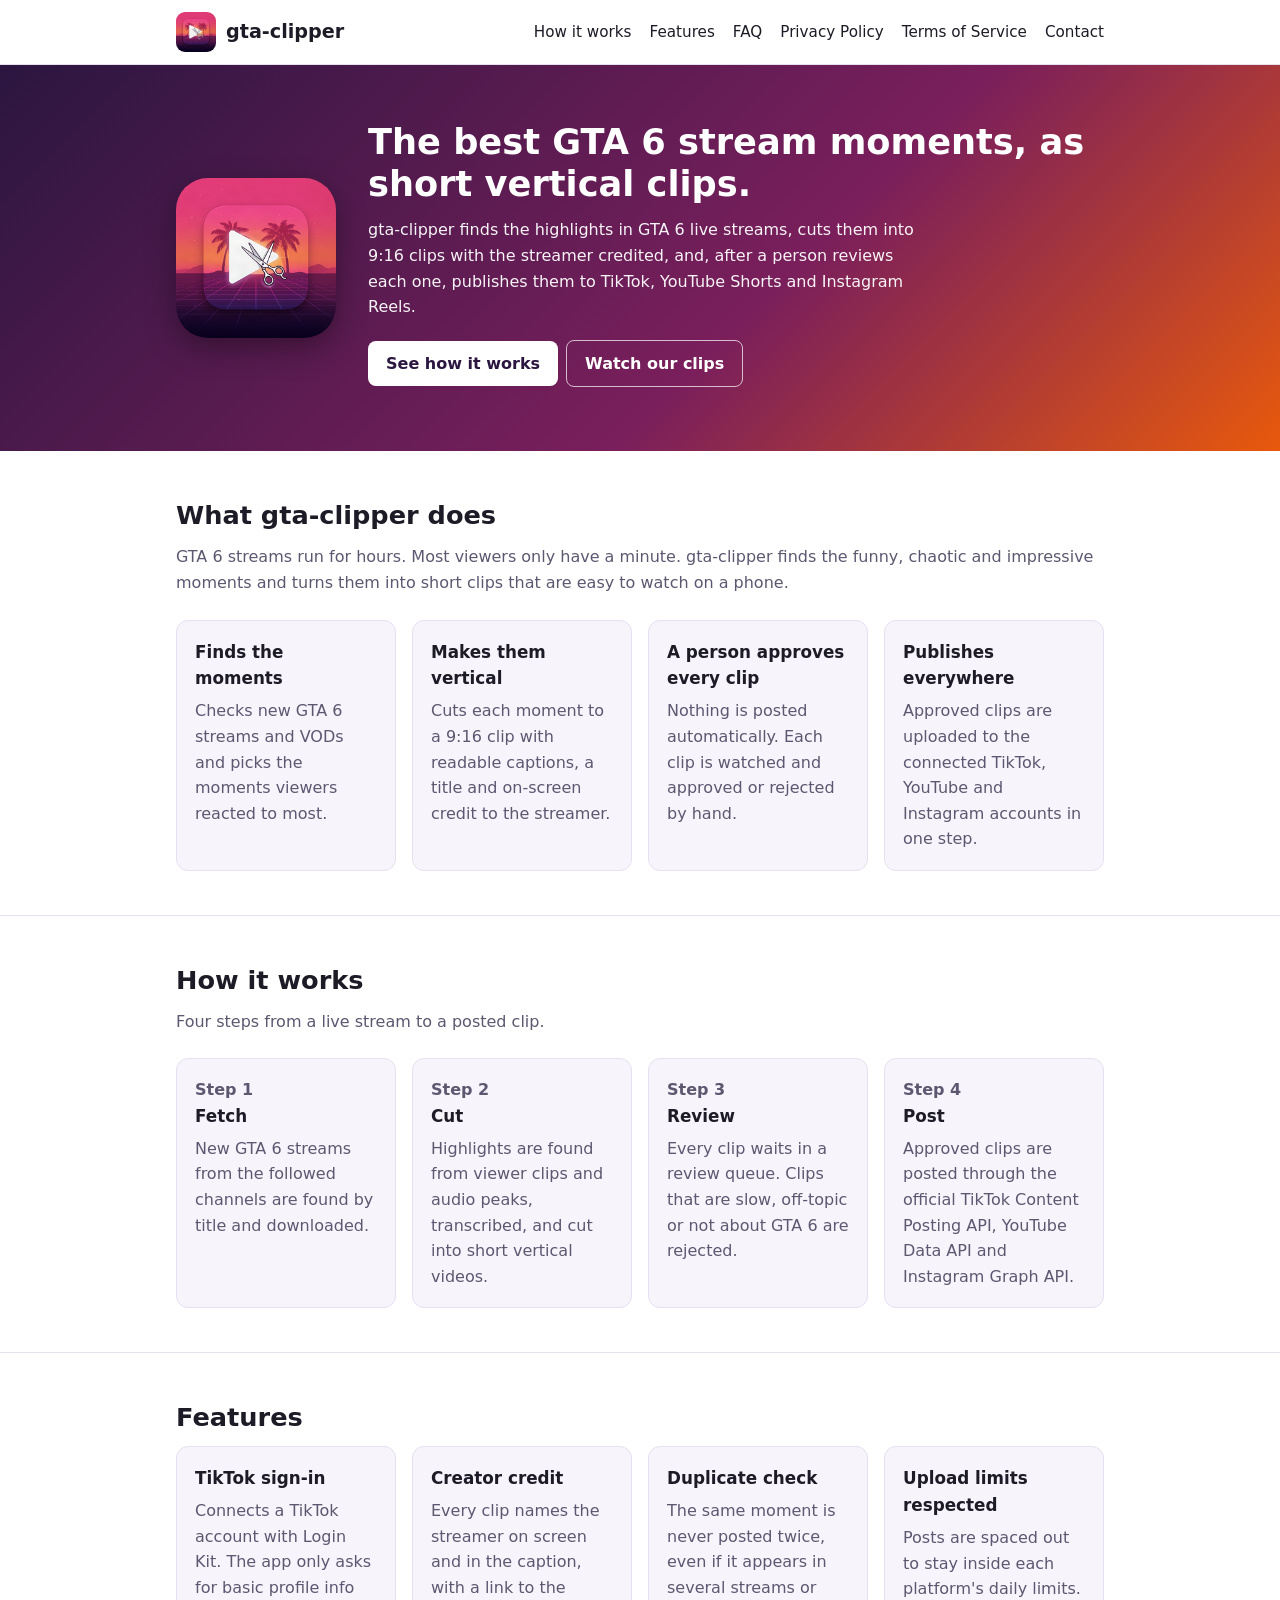
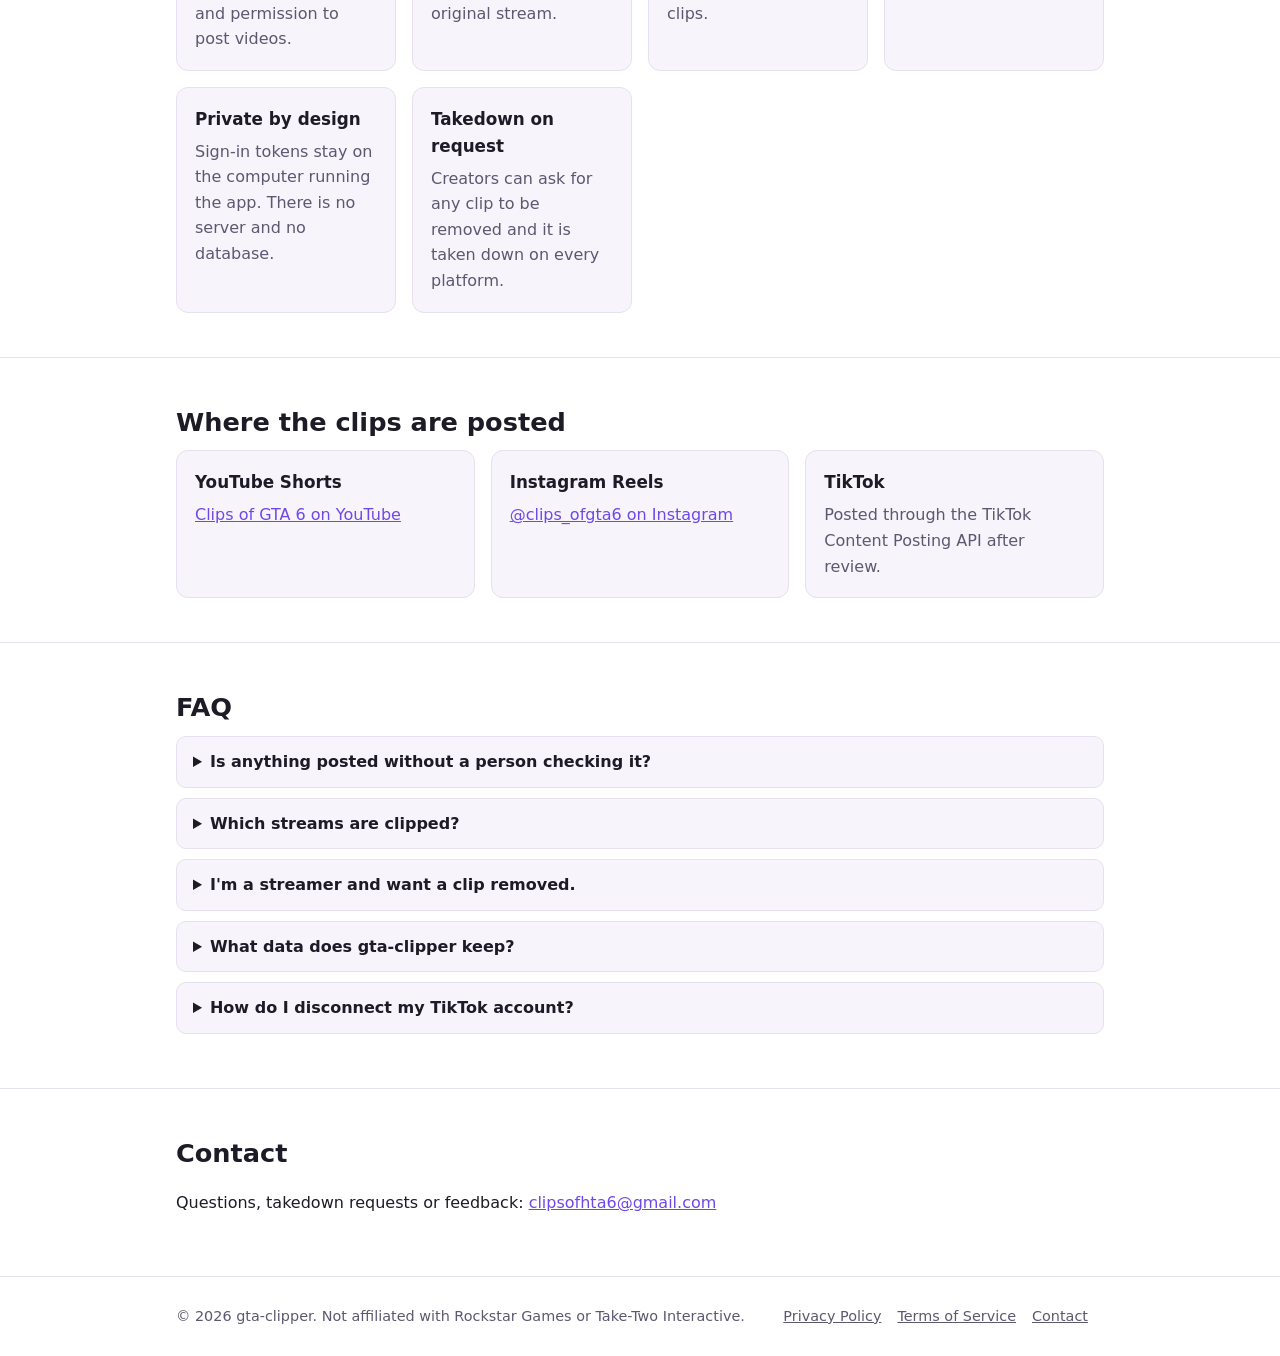
<file: index.html>
<!doctype html><html lang="en"><head><meta charset="utf-8"><title>gta-clipper</title><meta name="viewport" content="width=device-width,initial-scale=1"><meta name="description" content="gta-clipper turns GTA 6 live streams into short vertical clips for TikTok, YouTube Shorts and Instagram Reels. Every clip is reviewed by a person before it is posted."><link rel="icon" type="image/png" href="icon.png"><link rel="apple-touch-icon" href="icon.png"><link rel="stylesheet" href="style.css"></head><body>
<header><div class="wrap"><a class="brand" href="index.html"><img src="icon.png" alt="gta-clipper logo">gta-clipper</a><nav><a href="#how">How it works</a><a href="#features">Features</a><a href="#faq">FAQ</a><a href="privacy.html">Privacy Policy</a><a href="terms.html">Terms of Service</a><a href="#contact">Contact</a></nav></div></header>

<div class="hero"><div class="wrap"><img src="icon.png" alt=""><div class="text">
<h1>The best GTA 6 stream moments, as short vertical clips.</h1>
<p>gta-clipper finds the highlights in GTA 6 live streams, cuts them into 9:16 clips with the streamer credited, and, after a person reviews each one, publishes them to TikTok, YouTube Shorts and Instagram Reels.</p>
<a class="btn" href="#how">See how it works</a><a class="btn ghost" href="https://www.youtube.com/channel/UCRSO5YazIrge1VeRtWbalMg">Watch our clips</a>
</div></div></div>

<section id="about"><div class="wrap">
<h2>What gta-clipper does</h2>
<p class="lead">GTA 6 streams run for hours. Most viewers only have a minute. gta-clipper finds the funny, chaotic and impressive moments and turns them into short clips that are easy to watch on a phone.</p>
<div class="grid">
<div class="card"><h3>Finds the moments</h3><p>Checks new GTA 6 streams and VODs and picks the moments viewers reacted to most.</p></div>
<div class="card"><h3>Makes them vertical</h3><p>Cuts each moment to a 9:16 clip with readable captions, a title and on-screen credit to the streamer.</p></div>
<div class="card"><h3>A person approves every clip</h3><p>Nothing is posted automatically. Each clip is watched and approved or rejected by hand.</p></div>
<div class="card"><h3>Publishes everywhere</h3><p>Approved clips are uploaded to the connected TikTok, YouTube and Instagram accounts in one step.</p></div>
</div>
</div></section>

<section id="how"><div class="wrap">
<h2>How it works</h2>
<p class="lead">Four steps from a live stream to a posted clip.</p>
<div class="grid">
<div class="card"><p class="step">Step 1</p><h3>Fetch</h3><p>New GTA 6 streams from the followed channels are found by title and downloaded.</p></div>
<div class="card"><p class="step">Step 2</p><h3>Cut</h3><p>Highlights are found from viewer clips and audio peaks, transcribed, and cut into short vertical videos.</p></div>
<div class="card"><p class="step">Step 3</p><h3>Review</h3><p>Every clip waits in a review queue. Clips that are slow, off-topic or not about GTA 6 are rejected.</p></div>
<div class="card"><p class="step">Step 4</p><h3>Post</h3><p>Approved clips are posted through the official TikTok Content Posting API, YouTube Data API and Instagram Graph API.</p></div>
</div>
</div></section>

<section id="features"><div class="wrap">
<h2>Features</h2>
<div class="grid">
<div class="card"><h3>TikTok sign-in</h3><p>Connects a TikTok account with Login Kit. The app only asks for basic profile info and permission to post videos.</p></div>
<div class="card"><h3>Creator credit</h3><p>Every clip names the streamer on screen and in the caption, with a link to the original stream.</p></div>
<div class="card"><h3>Duplicate check</h3><p>The same moment is never posted twice, even if it appears in several streams or clips.</p></div>
<div class="card"><h3>Upload limits respected</h3><p>Posts are spaced out to stay inside each platform's daily limits.</p></div>
<div class="card"><h3>Private by design</h3><p>Sign-in tokens stay on the computer running the app. There is no server and no database.</p></div>
<div class="card"><h3>Takedown on request</h3><p>Creators can ask for any clip to be removed and it is taken down on every platform.</p></div>
</div>
</div></section>

<section id="platforms"><div class="wrap">
<h2>Where the clips are posted</h2>
<div class="grid">
<div class="card"><h3>YouTube Shorts</h3><p><a href="https://www.youtube.com/channel/UCRSO5YazIrge1VeRtWbalMg">Clips of GTA 6 on YouTube</a></p></div>
<div class="card"><h3>Instagram Reels</h3><p><a href="https://www.instagram.com/clips_ofgta6/">@clips_ofgta6 on Instagram</a></p></div>
<div class="card"><h3>TikTok</h3><p>Posted through the TikTok Content Posting API after review.</p></div>
</div>
</div></section>

<section id="faq"><div class="wrap">
<h2>FAQ</h2>
<details><summary>Is anything posted without a person checking it?</summary><p>No. Every clip is reviewed by hand and only approved clips are posted.</p></details>
<details><summary>Which streams are clipped?</summary><p>Only GTA 6 streams. Streams of other games, older GTA titles and roleplay servers are skipped.</p></details>
<details><summary>I'm a streamer and want a clip removed.</summary><p>Email <a href="mailto:clipsofhta6@gmail.com">clipsofhta6@gmail.com</a> with the link and it will be taken down.</p></details>
<details><summary>What data does gta-clipper keep?</summary><p>Only the sign-in tokens needed to post, stored on the app owner's computer. See the <a href="privacy.html">Privacy Policy</a>.</p></details>
<details><summary>How do I disconnect my TikTok account?</summary><p>Remove gta-clipper from the connected apps list in your TikTok security settings. Access stops immediately.</p></details>
</div></section>

<section id="contact"><div class="wrap">
<h2>Contact</h2>
<p>Questions, takedown requests or feedback: <a href="mailto:clipsofhta6@gmail.com">clipsofhta6@gmail.com</a></p>
</div></section>

<footer><div class="wrap"><span>&copy; 2026 gta-clipper. Not affiliated with Rockstar Games or Take-Two Interactive.</span><span><a href="privacy.html">Privacy Policy</a><a href="terms.html">Terms of Service</a><a href="mailto:clipsofhta6@gmail.com">Contact</a></span></div></footer>
</body></html>
</file>
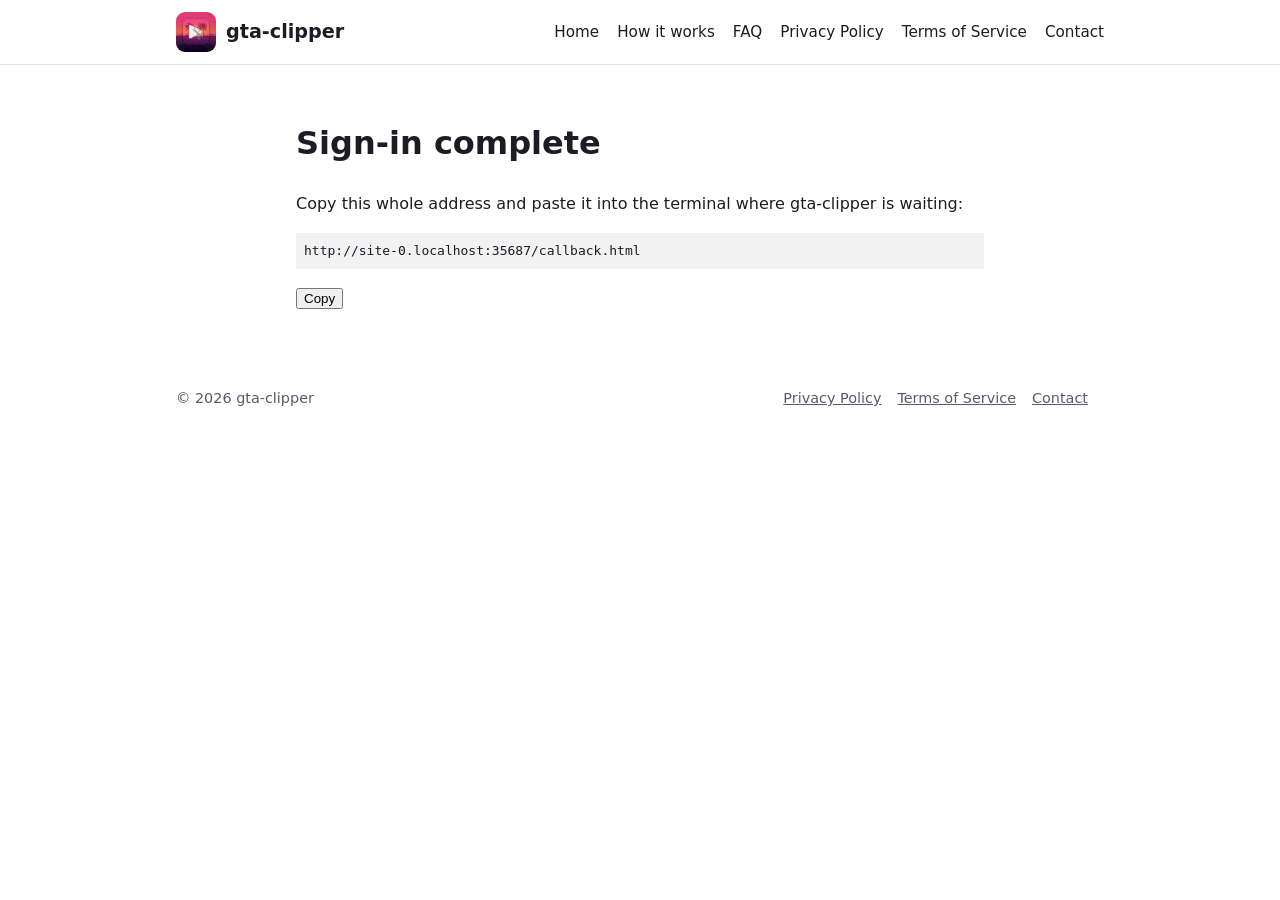
<file: callback.html>
<!doctype html><html lang="en"><head><meta charset="utf-8"><title>Sign-in complete</title><meta name="viewport" content="width=device-width,initial-scale=1"><link rel="icon" type="image/png" href="icon.png"><link rel="apple-touch-icon" href="icon.png"><link rel="stylesheet" href="style.css"></head><body>
<header><div class="wrap"><a class="brand" href="index.html"><img src="icon.png" alt="gta-clipper logo">gta-clipper</a><nav><a href="index.html">Home</a><a href="index.html#how">How it works</a><a href="index.html#faq">FAQ</a><a href="privacy.html">Privacy Policy</a><a href="terms.html">Terms of Service</a><a href="index.html#contact">Contact</a></nav></div></header>
<main class="doc">
<h1>Sign-in complete</h1>
<p>Copy this whole address and paste it into the terminal where gta-clipper is waiting:</p>
<code id="u"></code>
<p><button onclick="navigator.clipboard.writeText(location.href);this.textContent='Copied'">Copy</button></p>
<script>document.getElementById('u').textContent = location.href;</script>
</main>
<footer><div class="wrap"><span>&copy; 2026 gta-clipper</span><span><a href="privacy.html">Privacy Policy</a><a href="terms.html">Terms of Service</a><a href="mailto:clipsofhta6@gmail.com">Contact</a></span></div></footer>
</body></html>
</file>
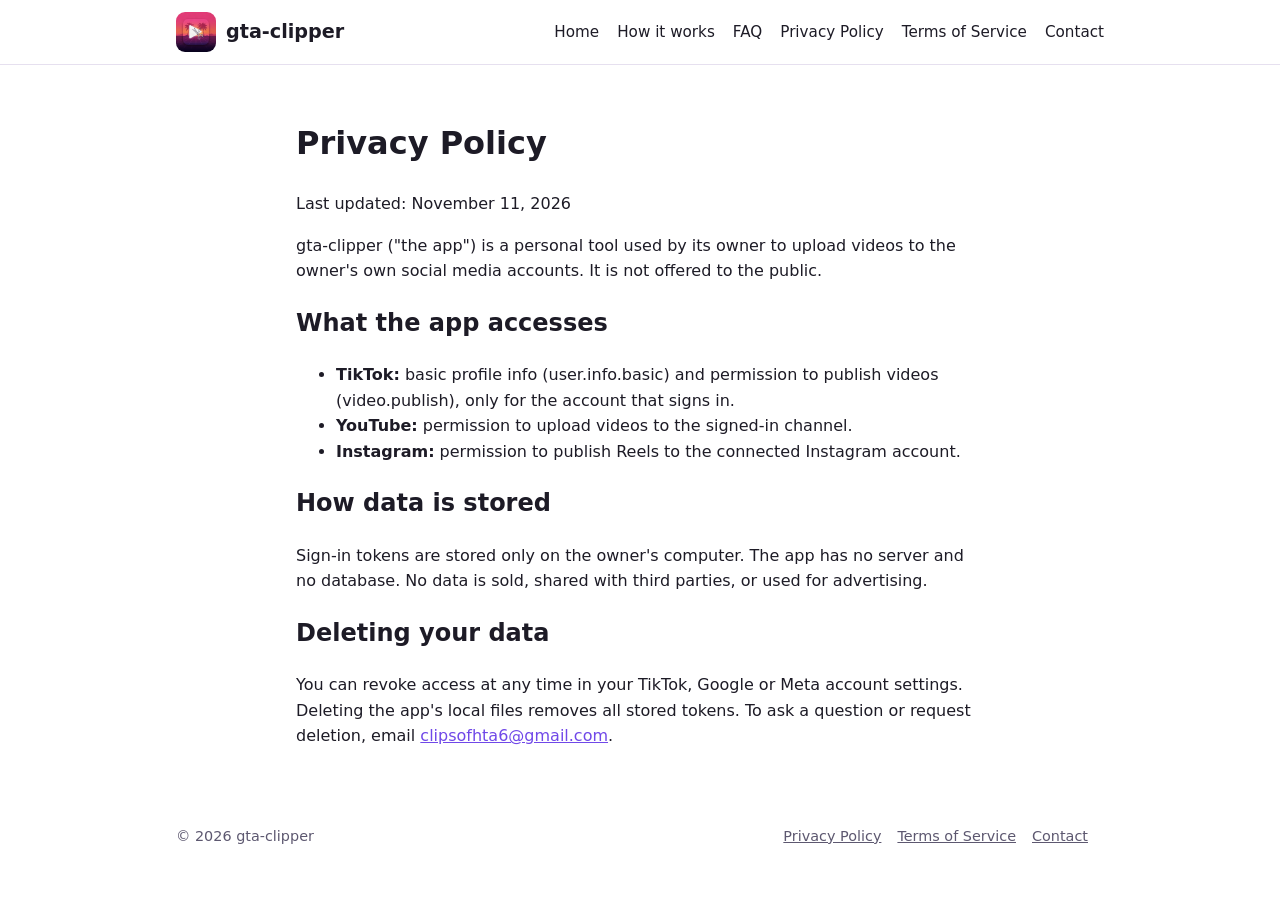
<file: privacy.html>
<!doctype html><html lang="en"><head><meta charset="utf-8"><title>Privacy Policy</title><meta name="viewport" content="width=device-width,initial-scale=1"><link rel="icon" type="image/png" href="icon.png"><link rel="apple-touch-icon" href="icon.png"><link rel="stylesheet" href="style.css"></head><body>
<header><div class="wrap"><a class="brand" href="index.html"><img src="icon.png" alt="gta-clipper logo">gta-clipper</a><nav><a href="index.html">Home</a><a href="index.html#how">How it works</a><a href="index.html#faq">FAQ</a><a href="privacy.html">Privacy Policy</a><a href="terms.html">Terms of Service</a><a href="index.html#contact">Contact</a></nav></div></header>
<main class="doc">
<h1>Privacy Policy</h1>
<p>Last updated: November 11, 2026</p>
<p>gta-clipper ("the app") is a personal tool used by its owner to upload videos to the owner's own social media accounts. It is not offered to the public.</p>
<h2>What the app accesses</h2>
<ul>
<li><b>TikTok:</b> basic profile info (user.info.basic) and permission to publish videos (video.publish), only for the account that signs in.</li>
<li><b>YouTube:</b> permission to upload videos to the signed-in channel.</li>
<li><b>Instagram:</b> permission to publish Reels to the connected Instagram account.</li>
</ul>
<h2>How data is stored</h2>
<p>Sign-in tokens are stored only on the owner's computer. The app has no server and no database. No data is sold, shared with third parties, or used for advertising.</p>
<h2>Deleting your data</h2>
<p>You can revoke access at any time in your TikTok, Google or Meta account settings. Deleting the app's local files removes all stored tokens. To ask a question or request deletion, email <a href="mailto:clipsofhta6@gmail.com">clipsofhta6@gmail.com</a>.</p>
</main>
<footer><div class="wrap"><span>&copy; 2026 gta-clipper</span><span><a href="privacy.html">Privacy Policy</a><a href="terms.html">Terms of Service</a><a href="mailto:clipsofhta6@gmail.com">Contact</a></span></div></footer>
</body></html>
</file>
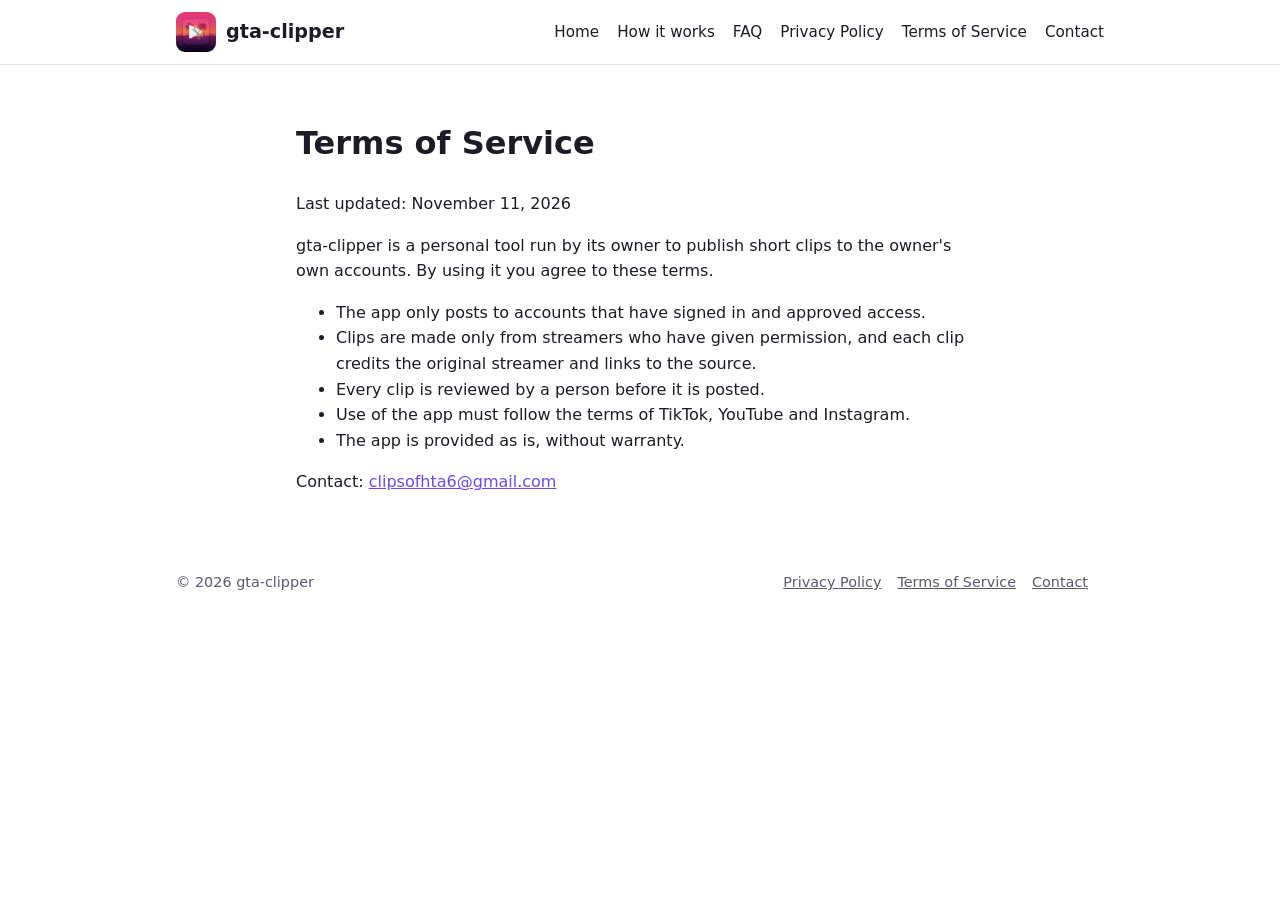
<file: terms.html>
<!doctype html><html lang="en"><head><meta charset="utf-8"><title>Terms of Service</title><meta name="viewport" content="width=device-width,initial-scale=1"><link rel="icon" type="image/png" href="icon.png"><link rel="apple-touch-icon" href="icon.png"><link rel="stylesheet" href="style.css"></head><body>
<header><div class="wrap"><a class="brand" href="index.html"><img src="icon.png" alt="gta-clipper logo">gta-clipper</a><nav><a href="index.html">Home</a><a href="index.html#how">How it works</a><a href="index.html#faq">FAQ</a><a href="privacy.html">Privacy Policy</a><a href="terms.html">Terms of Service</a><a href="index.html#contact">Contact</a></nav></div></header>
<main class="doc">
<h1>Terms of Service</h1>
<p>Last updated: November 11, 2026</p>
<p>gta-clipper is a personal tool run by its owner to publish short clips to the owner's own accounts. By using it you agree to these terms.</p>
<ul>
<li>The app only posts to accounts that have signed in and approved access.</li>
<li>Clips are made only from streamers who have given permission, and each clip credits the original streamer and links to the source.</li>
<li>Every clip is reviewed by a person before it is posted.</li>
<li>Use of the app must follow the terms of TikTok, YouTube and Instagram.</li>
<li>The app is provided as is, without warranty.</li>
</ul>
<p>Contact: <a href="mailto:clipsofhta6@gmail.com">clipsofhta6@gmail.com</a></p>
</main>
<footer><div class="wrap"><span>&copy; 2026 gta-clipper</span><span><a href="privacy.html">Privacy Policy</a><a href="terms.html">Terms of Service</a><a href="mailto:clipsofhta6@gmail.com">Contact</a></span></div></footer>
</body></html>
</file>
<file: style.css>
:root{--bg:#fff;--fg:#1d1b26;--muted:#5d5870;--card:#f7f4fb;--line:#e6e0ef;--accent:#d6336c;--accent2:#7048e8}
*{box-sizing:border-box}
body{margin:0;font-family:system-ui,-apple-system,Segoe UI,Arial,sans-serif;line-height:1.6;color:var(--fg);background:var(--bg)}
a{color:var(--accent2)}
.wrap{max-width:960px;margin:0 auto;padding:0 16px}
header{border-bottom:1px solid var(--line)}
header .wrap{display:flex;align-items:center;justify-content:space-between;flex-wrap:wrap;gap:8px;padding-top:12px;padding-bottom:12px}
.brand{display:flex;align-items:center;gap:10px;font-weight:700;font-size:1.2em;color:var(--fg);text-decoration:none}
.brand img{width:40px;height:40px;border-radius:9px}
nav{display:flex;flex-wrap:wrap;gap:4px 18px}
nav a{color:var(--fg);text-decoration:none;font-size:.95em}
nav a:hover{color:var(--accent)}
.hero{background:linear-gradient(135deg,#2b1640,#7a1f5c 60%,#e8590c);color:#fff;padding:56px 0}
.hero .wrap{display:flex;align-items:center;gap:32px;flex-wrap:wrap}
.hero img{width:160px;height:160px;border-radius:32px;box-shadow:0 10px 30px rgba(0,0,0,.35)}
.hero h1{font-size:2.2em;line-height:1.2;margin:0 0 12px}
.hero p{margin:0 0 20px;max-width:560px;opacity:.95}
.hero .text{flex:1;min-width:260px}
.btn{display:inline-block;padding:10px 18px;border-radius:8px;background:#fff;color:#2b1640;font-weight:600;text-decoration:none;margin:0 8px 8px 0}
.btn.ghost{background:transparent;color:#fff;border:1px solid rgba(255,255,255,.7)}
section{padding:44px 0;border-bottom:1px solid var(--line)}
section h2{margin:0 0 8px;font-size:1.6em}
.lead{color:var(--muted);margin:0 0 24px}
.grid{display:grid;grid-template-columns:repeat(auto-fit,minmax(210px,1fr));gap:16px}
.card{background:var(--card);border:1px solid var(--line);border-radius:12px;padding:18px}
.card h3{margin:0 0 6px;font-size:1.05em}
.card p{margin:0;color:var(--muted)}
.step{font-weight:700;color:var(--accent)}
details{border:1px solid var(--line);border-radius:10px;padding:12px 16px;margin-bottom:10px;background:var(--card)}
summary{font-weight:600;cursor:pointer}
main.doc{max-width:720px;margin:0 auto;padding:32px 16px}
code{background:#f2f2f2;padding:8px;display:block;word-break:break-all}
footer{padding:28px 0;color:var(--muted);font-size:.9em}
footer .wrap{display:flex;justify-content:space-between;flex-wrap:wrap;gap:8px}
footer a{color:var(--muted);margin-right:16px}
</file>
